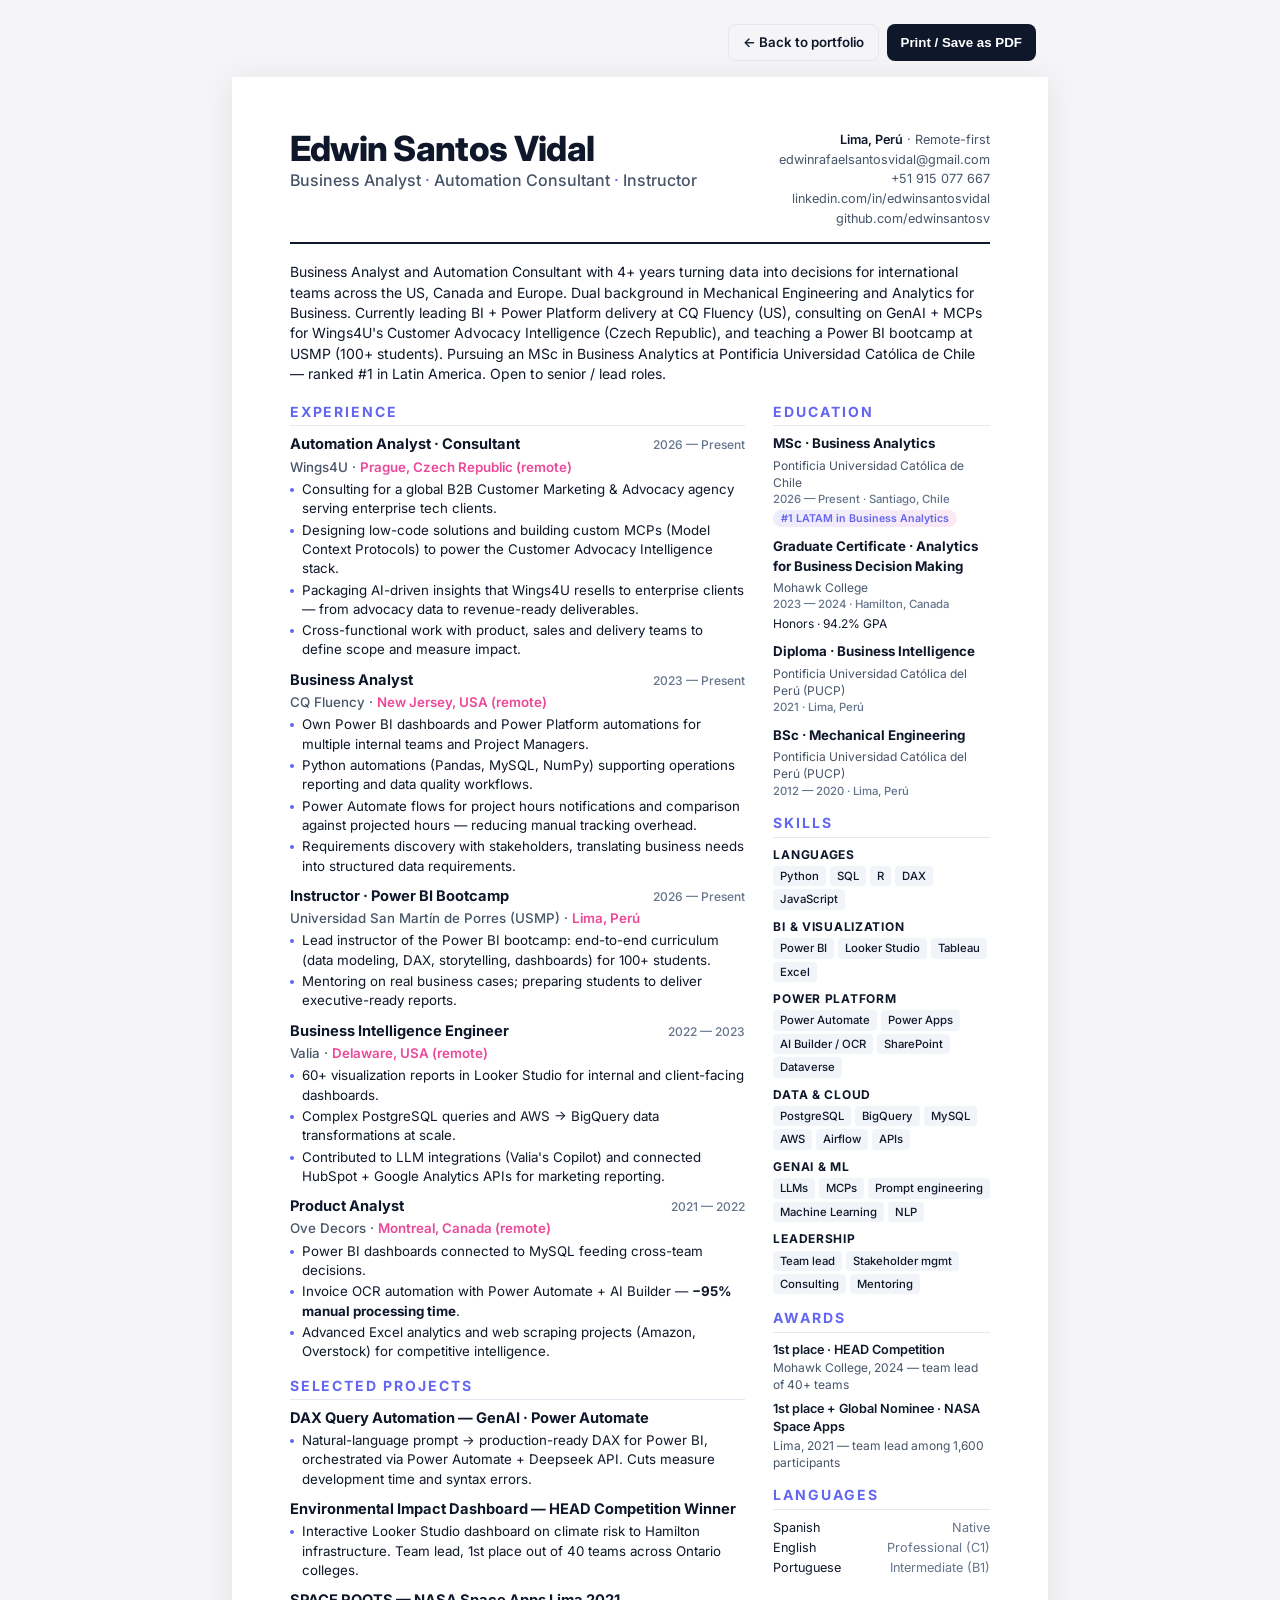
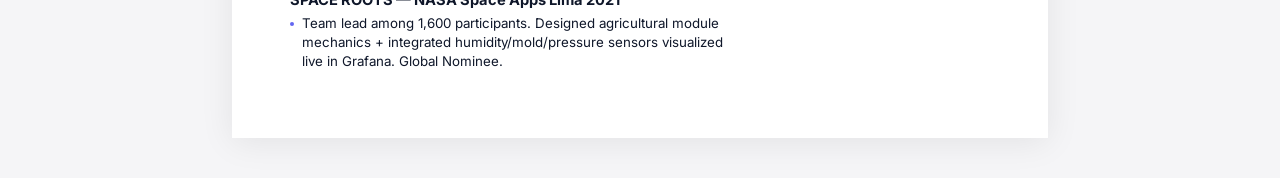
<file: cv.html>
<!DOCTYPE html>
<html lang="en">
<head>
  <meta charset="UTF-8" />
  <meta name="viewport" content="width=device-width, initial-scale=1.0" />
  <meta name="description" content="Edwin Santos — Business Analyst & Automation Consultant · CV" />
  <title>Edwin Santos · CV</title>

  <link rel="preconnect" href="https://fonts.googleapis.com" />
  <link rel="preconnect" href="https://fonts.gstatic.com" crossorigin />
  <link href="https://fonts.googleapis.com/css2?family=Inter:wght@300;400;500;600;700;800&display=swap" rel="stylesheet" />

  <style>
    :root {
      --ink: #0f172a;
      --ink-dim: #475569;
      --ink-mute: #64748b;
      --accent: #6366f1;
      --accent-2: #ec4899;
      --line: #e2e8f0;
      --bg: #ffffff;
      --chip: #f1f5f9;
    }

    * { box-sizing: border-box; margin: 0; padding: 0; }

    html, body {
      background: #f5f5f7;
      color: var(--ink);
      font-family: 'Inter', -apple-system, BlinkMacSystemFont, sans-serif;
      font-size: 11pt;
      line-height: 1.45;
      -webkit-font-smoothing: antialiased;
    }

    .toolbar {
      max-width: 8.5in;
      margin: 24px auto 16px;
      display: flex;
      justify-content: flex-end;
      gap: 8px;
      padding: 0 12px;
    }
    .toolbar button, .toolbar a {
      background: var(--ink);
      color: #fff;
      border: none;
      padding: 8px 14px;
      border-radius: 8px;
      font-size: 10pt;
      font-weight: 600;
      cursor: pointer;
      text-decoration: none;
      display: inline-flex;
      align-items: center;
      gap: 6px;
    }
    .toolbar a.secondary {
      background: transparent;
      color: var(--ink);
      border: 1px solid var(--line);
    }

    .page {
      max-width: 8.5in;
      background: var(--bg);
      margin: 0 auto 40px;
      padding: 0.55in 0.6in;
      box-shadow: 0 4px 32px rgba(0, 0, 0, 0.08);
    }

    /* ============ HEADER ============ */
    .header {
      display: grid;
      grid-template-columns: 1fr auto;
      gap: 20px;
      padding-bottom: 14px;
      border-bottom: 2px solid var(--ink);
      margin-bottom: 18px;
    }
    .name {
      font-size: 26pt;
      font-weight: 800;
      letter-spacing: -0.02em;
      line-height: 1.05;
    }
    .role {
      font-size: 12pt;
      color: var(--ink-dim);
      font-weight: 500;
      margin-top: 2px;
    }
    .role .dot { color: var(--accent); }

    .contact {
      text-align: right;
      font-size: 9.5pt;
      color: var(--ink-dim);
      line-height: 1.55;
    }
    .contact a { color: var(--ink-dim); text-decoration: none; }
    .contact strong { color: var(--ink); font-weight: 600; }

    /* ============ SUMMARY ============ */
    .summary {
      margin-bottom: 18px;
      font-size: 10.5pt;
      color: var(--ink);
    }
    .summary p { margin-bottom: 4px; }

    /* ============ LAYOUT ============ */
    .body {
      display: grid;
      grid-template-columns: 2.1fr 1fr;
      gap: 28px;
    }

    section { margin-bottom: 14px; }

    h2.section-title {
      font-size: 10.5pt;
      font-weight: 700;
      text-transform: uppercase;
      letter-spacing: 0.14em;
      color: var(--accent);
      border-bottom: 1.5px solid var(--line);
      padding-bottom: 3px;
      margin-bottom: 8px;
    }

    /* ============ EXPERIENCE ============ */
    .job {
      margin-bottom: 10px;
      page-break-inside: avoid;
    }
    .job-head {
      display: flex;
      justify-content: space-between;
      align-items: baseline;
      gap: 10px;
      margin-bottom: 2px;
    }
    .job-title {
      font-size: 11pt;
      font-weight: 700;
      color: var(--ink);
    }
    .job-date {
      font-size: 9pt;
      color: var(--ink-mute);
      font-weight: 500;
      white-space: nowrap;
    }
    .job-org {
      font-size: 10pt;
      color: var(--ink-dim);
      font-weight: 500;
      margin-bottom: 3px;
    }
    .job-org em { color: var(--accent-2); font-style: normal; font-weight: 600; }

    .job ul {
      list-style: none;
      padding-left: 0;
    }
    .job ul li {
      position: relative;
      padding-left: 12px;
      margin-bottom: 2px;
      font-size: 10pt;
      color: var(--ink);
    }
    .job ul li::before {
      content: '';
      position: absolute;
      left: 0;
      top: 8px;
      width: 4px;
      height: 4px;
      border-radius: 50%;
      background: var(--accent);
    }

    /* ============ SIDEBAR ============ */
    .sidebar h3 {
      font-size: 10pt;
      font-weight: 700;
      color: var(--ink);
      margin-bottom: 3px;
    }
    .sidebar .edu-item, .sidebar .cert-item {
      margin-bottom: 10px;
      font-size: 9.5pt;
      page-break-inside: avoid;
    }
    .sidebar .edu-org, .sidebar .cert-org {
      color: var(--ink-dim);
      font-size: 9pt;
    }
    .sidebar .edu-date {
      color: var(--ink-mute);
      font-size: 8.5pt;
      font-weight: 500;
    }
    .sidebar .edu-note {
      color: var(--ink);
      font-size: 9pt;
      margin-top: 2px;
    }
    .highlight-chip {
      display: inline-block;
      background: linear-gradient(135deg, rgba(99, 102, 241, 0.12), rgba(236, 72, 153, 0.12));
      color: var(--accent);
      padding: 1px 8px;
      border-radius: 999px;
      font-size: 8pt;
      font-weight: 600;
      margin-top: 2px;
    }

    .skills-group {
      margin-bottom: 8px;
    }
    .skills-group h4 {
      font-size: 9pt;
      font-weight: 700;
      color: var(--ink);
      margin-bottom: 3px;
      text-transform: uppercase;
      letter-spacing: 0.06em;
    }
    .skills-list {
      display: flex;
      flex-wrap: wrap;
      gap: 3px 4px;
    }
    .skills-list li {
      list-style: none;
      background: var(--chip);
      color: var(--ink);
      padding: 2px 7px;
      border-radius: 4px;
      font-size: 8.5pt;
      font-weight: 500;
    }

    .lang-list li {
      list-style: none;
      display: flex;
      justify-content: space-between;
      font-size: 9.5pt;
      padding: 1px 0;
    }
    .lang-list li span:last-child { color: var(--ink-mute); }

    .award-item { font-size: 9.5pt; margin-bottom: 6px; }
    .award-item .award-title { font-weight: 600; color: var(--ink); }
    .award-item .award-detail { color: var(--ink-dim); font-size: 9pt; }

    /* ============ PRINT ============ */
    @media print {
      body { background: #fff; font-size: 10.5pt; }
      .toolbar { display: none; }
      .page {
        box-shadow: none;
        margin: 0;
        max-width: none;
        padding: 0.45in 0.55in;
      }
      a { color: inherit; }
      @page { size: Letter; margin: 0; }
    }
  </style>
  <script src="analytics.js" defer></script>
</head>
<body>

  <div class="toolbar">
    <a href="index.html" class="secondary">← Back to portfolio</a>
    <button onclick="window.print()">Print / Save as PDF</button>
  </div>

  <div class="page">

    <!-- HEADER -->
    <header class="header">
      <div>
        <h1 class="name">Edwin Santos Vidal</h1>
        <p class="role">Business Analyst <span class="dot">·</span> Automation Consultant <span class="dot">·</span> Instructor</p>
      </div>
      <div class="contact">
        <strong>Lima, Perú</strong> · Remote-first<br />
        <a href="mailto:edwinrafaelsantosvidal@gmail.com">edwinrafaelsantosvidal@gmail.com</a><br />
        <a href="tel:+51915077667">+51 915 077 667</a><br />
        <a href="https://www.linkedin.com/in/edwinsantosvidal/">linkedin.com/in/edwinsantosvidal</a><br />
        <a href="https://github.com/edwinsantosv">github.com/edwinsantosv</a>
      </div>
    </header>

    <!-- SUMMARY -->
    <div class="summary">
      <p>Business Analyst and Automation Consultant with 4+ years turning data into decisions for international teams across the US, Canada and Europe. Dual background in Mechanical Engineering and Analytics for Business. Currently leading BI + Power Platform delivery at CQ Fluency (US), consulting on GenAI + MCPs for Wings4U's Customer Advocacy Intelligence (Czech Republic), and teaching a Power BI bootcamp at USMP (100+ students). Pursuing an MSc in Business Analytics at Pontificia Universidad Católica de Chile — ranked #1 in Latin America. Open to senior / lead roles.</p>
    </div>

    <div class="body">

      <!-- LEFT COLUMN: EXPERIENCE -->
      <div class="main">

        <section>
          <h2 class="section-title">Experience</h2>

          <div class="job">
            <div class="job-head">
              <div class="job-title">Automation Analyst · Consultant</div>
              <div class="job-date">2026 — Present</div>
            </div>
            <div class="job-org">Wings4U · <em>Prague, Czech Republic (remote)</em></div>
            <ul>
              <li>Consulting for a global B2B Customer Marketing &amp; Advocacy agency serving enterprise tech clients.</li>
              <li>Designing low-code solutions and building custom MCPs (Model Context Protocols) to power the Customer Advocacy Intelligence stack.</li>
              <li>Packaging AI-driven insights that Wings4U resells to enterprise clients — from advocacy data to revenue-ready deliverables.</li>
              <li>Cross-functional work with product, sales and delivery teams to define scope and measure impact.</li>
            </ul>
          </div>

          <div class="job">
            <div class="job-head">
              <div class="job-title">Business Analyst</div>
              <div class="job-date">2023 — Present</div>
            </div>
            <div class="job-org">CQ Fluency · <em>New Jersey, USA (remote)</em></div>
            <ul>
              <li>Own Power BI dashboards and Power Platform automations for multiple internal teams and Project Managers.</li>
              <li>Python automations (Pandas, MySQL, NumPy) supporting operations reporting and data quality workflows.</li>
              <li>Power Automate flows for project hours notifications and comparison against projected hours — reducing manual tracking overhead.</li>
              <li>Requirements discovery with stakeholders, translating business needs into structured data requirements.</li>
            </ul>
          </div>

          <div class="job">
            <div class="job-head">
              <div class="job-title">Instructor · Power BI Bootcamp</div>
              <div class="job-date">2026 — Present</div>
            </div>
            <div class="job-org">Universidad San Martín de Porres (USMP) · <em>Lima, Perú</em></div>
            <ul>
              <li>Lead instructor of the Power BI bootcamp: end-to-end curriculum (data modeling, DAX, storytelling, dashboards) for 100+ students.</li>
              <li>Mentoring on real business cases; preparing students to deliver executive-ready reports.</li>
            </ul>
          </div>

          <div class="job">
            <div class="job-head">
              <div class="job-title">Business Intelligence Engineer</div>
              <div class="job-date">2022 — 2023</div>
            </div>
            <div class="job-org">Valia · <em>Delaware, USA (remote)</em></div>
            <ul>
              <li>60+ visualization reports in Looker Studio for internal and client-facing dashboards.</li>
              <li>Complex PostgreSQL queries and AWS → BigQuery data transformations at scale.</li>
              <li>Contributed to LLM integrations (Valia's Copilot) and connected HubSpot + Google Analytics APIs for marketing reporting.</li>
            </ul>
          </div>

          <div class="job">
            <div class="job-head">
              <div class="job-title">Product Analyst</div>
              <div class="job-date">2021 — 2022</div>
            </div>
            <div class="job-org">Ove Decors · <em>Montreal, Canada (remote)</em></div>
            <ul>
              <li>Power BI dashboards connected to MySQL feeding cross-team decisions.</li>
              <li>Invoice OCR automation with Power Automate + AI Builder — <strong>−95% manual processing time</strong>.</li>
              <li>Advanced Excel analytics and web scraping projects (Amazon, Overstock) for competitive intelligence.</li>
            </ul>
          </div>

        </section>

        <section>
          <h2 class="section-title">Selected Projects</h2>

          <div class="job">
            <div class="job-head">
              <div class="job-title">DAX Query Automation — GenAI · Power Automate</div>
            </div>
            <ul>
              <li>Natural-language prompt → production-ready DAX for Power BI, orchestrated via Power Automate + Deepseek API. Cuts measure development time and syntax errors.</li>
            </ul>
          </div>

          <div class="job">
            <div class="job-head">
              <div class="job-title">Environmental Impact Dashboard — HEAD Competition Winner</div>
            </div>
            <ul>
              <li>Interactive Looker Studio dashboard on climate risk to Hamilton infrastructure. Team lead, 1st place out of 40 teams across Ontario colleges.</li>
            </ul>
          </div>

          <div class="job">
            <div class="job-head">
              <div class="job-title">SPACE ROOTS — NASA Space Apps Lima 2021</div>
            </div>
            <ul>
              <li>Team lead among 1,600 participants. Designed agricultural module mechanics + integrated humidity/mold/pressure sensors visualized live in Grafana. Global Nominee.</li>
            </ul>
          </div>

        </section>

      </div>

      <!-- RIGHT COLUMN: EDUCATION / SKILLS / AWARDS -->
      <div class="sidebar">

        <section>
          <h2 class="section-title">Education</h2>

          <div class="edu-item">
            <h3>MSc · Business Analytics</h3>
            <div class="edu-org">Pontificia Universidad Católica de Chile</div>
            <div class="edu-date">2026 — Present · Santiago, Chile</div>
            <span class="highlight-chip">#1 LATAM in Business Analytics</span>
          </div>

          <div class="edu-item">
            <h3>Graduate Certificate · Analytics for Business Decision Making</h3>
            <div class="edu-org">Mohawk College</div>
            <div class="edu-date">2023 — 2024 · Hamilton, Canada</div>
            <div class="edu-note">Honors · 94.2% GPA</div>
          </div>

          <div class="edu-item">
            <h3>Diploma · Business Intelligence</h3>
            <div class="edu-org">Pontificia Universidad Católica del Perú (PUCP)</div>
            <div class="edu-date">2021 · Lima, Perú</div>
          </div>

          <div class="edu-item">
            <h3>BSc · Mechanical Engineering</h3>
            <div class="edu-org">Pontificia Universidad Católica del Perú (PUCP)</div>
            <div class="edu-date">2012 — 2020 · Lima, Perú</div>
          </div>
        </section>

        <section>
          <h2 class="section-title">Skills</h2>

          <div class="skills-group">
            <h4>Languages</h4>
            <ul class="skills-list">
              <li>Python</li><li>SQL</li><li>R</li><li>DAX</li><li>JavaScript</li>
            </ul>
          </div>

          <div class="skills-group">
            <h4>BI &amp; Visualization</h4>
            <ul class="skills-list">
              <li>Power BI</li><li>Looker Studio</li><li>Tableau</li><li>Excel</li>
            </ul>
          </div>

          <div class="skills-group">
            <h4>Power Platform</h4>
            <ul class="skills-list">
              <li>Power Automate</li><li>Power Apps</li><li>AI Builder / OCR</li><li>SharePoint</li><li>Dataverse</li>
            </ul>
          </div>

          <div class="skills-group">
            <h4>Data &amp; Cloud</h4>
            <ul class="skills-list">
              <li>PostgreSQL</li><li>BigQuery</li><li>MySQL</li><li>AWS</li><li>Airflow</li><li>APIs</li>
            </ul>
          </div>

          <div class="skills-group">
            <h4>GenAI &amp; ML</h4>
            <ul class="skills-list">
              <li>LLMs</li><li>MCPs</li><li>Prompt engineering</li><li>Machine Learning</li><li>NLP</li>
            </ul>
          </div>

          <div class="skills-group">
            <h4>Leadership</h4>
            <ul class="skills-list">
              <li>Team lead</li><li>Stakeholder mgmt</li><li>Consulting</li><li>Mentoring</li>
            </ul>
          </div>
        </section>

        <section>
          <h2 class="section-title">Awards</h2>
          <div class="award-item">
            <div class="award-title">1st place · HEAD Competition</div>
            <div class="award-detail">Mohawk College, 2024 — team lead of 40+ teams</div>
          </div>
          <div class="award-item">
            <div class="award-title">1st place + Global Nominee · NASA Space Apps</div>
            <div class="award-detail">Lima, 2021 — team lead among 1,600 participants</div>
          </div>
        </section>

        <section>
          <h2 class="section-title">Languages</h2>
          <ul class="lang-list">
            <li><span>Spanish</span><span>Native</span></li>
            <li><span>English</span><span>Professional (C1)</span></li>
            <li><span>Portuguese</span><span>Intermediate (B1)</span></li>
          </ul>
        </section>

      </div>
    </div>
  </div>

</body>
</html>
</file>
